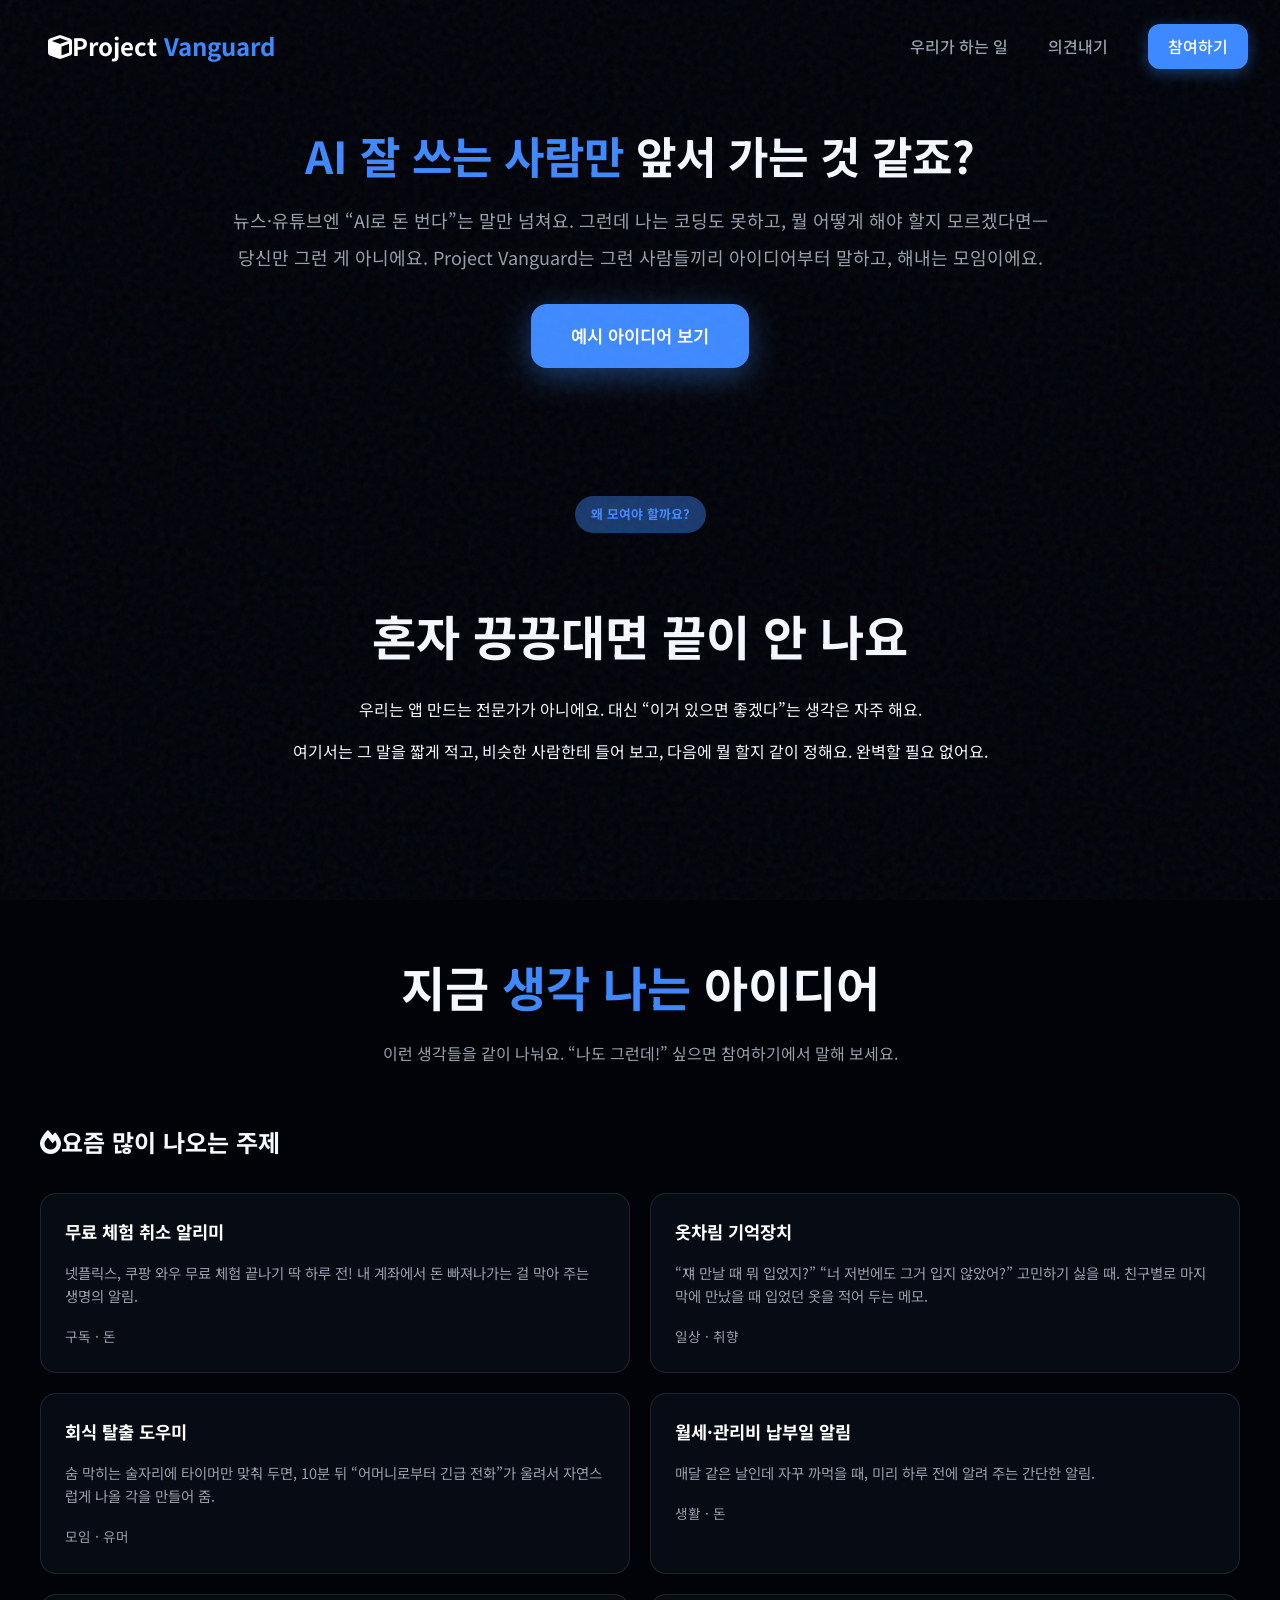
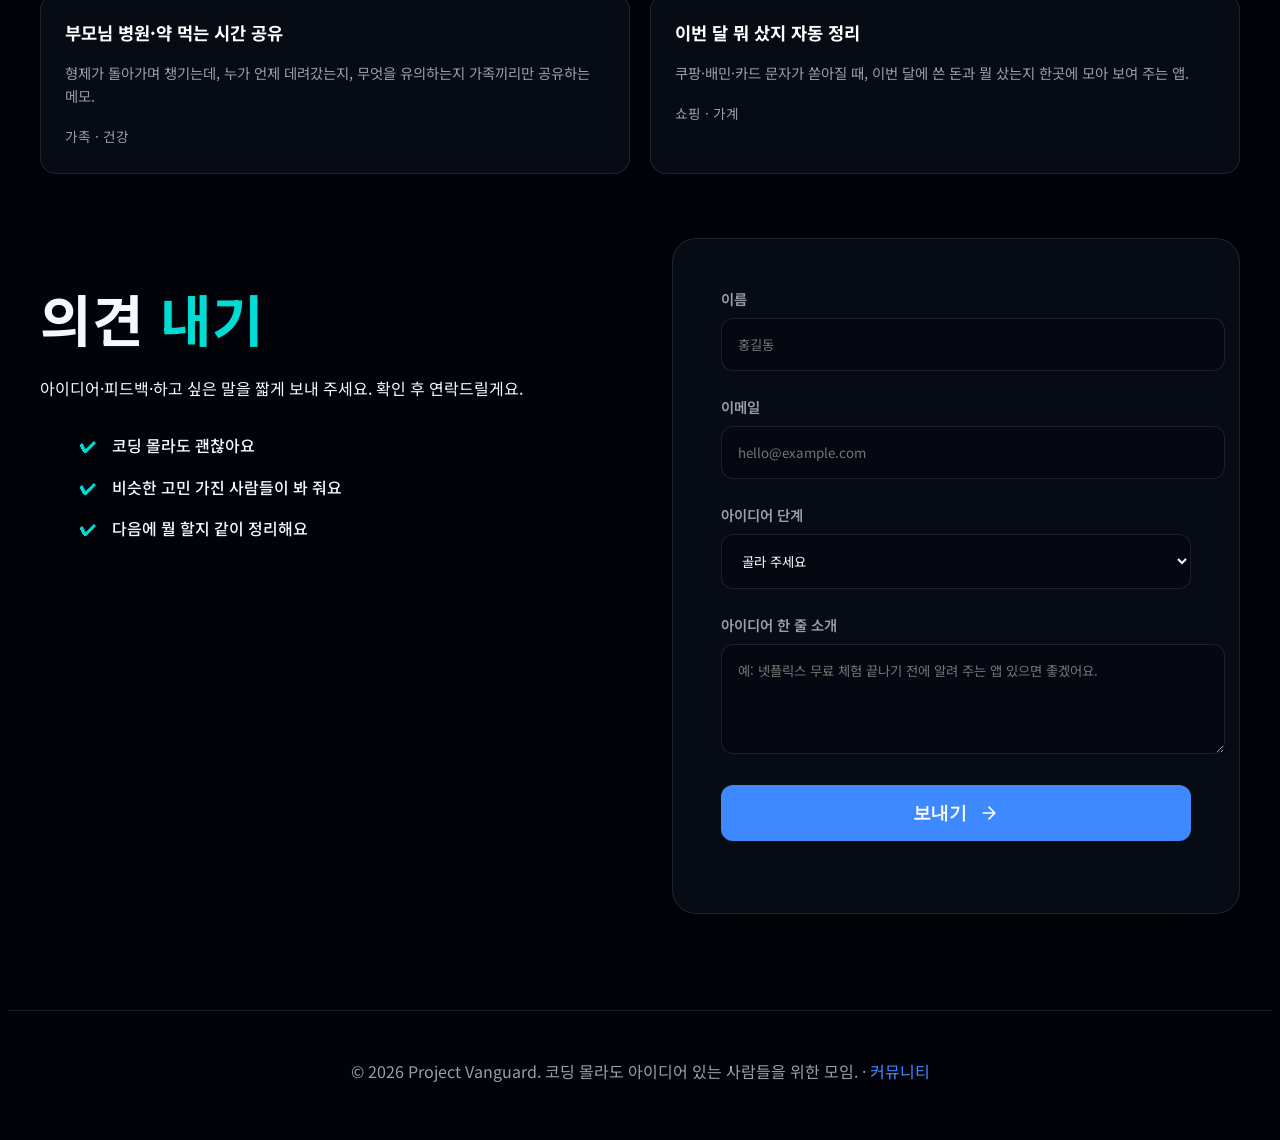
<file: index.html>
<!doctype html>
<html lang="ko">
<head>
  <meta charset="UTF-8" />
  <meta name="viewport" content="width=device-width, initial-scale=1.0" />
  <title>Project Vanguard | 비개발자 아이디어 모임</title>
  <!-- Google tag (gtag.js) -->
  <script async src="https://www.googletagmanager.com/gtag/js?id=G-78MKML7D49"></script>
  <script>
    window.dataLayer = window.dataLayer || [];
    function gtag(){dataLayer.push(arguments);}
    gtag('js', new Date());

    gtag('config', 'G-78MKML7D49');
  </script>
  <link rel="preconnect" href="https://fonts.googleapis.com">
  <link rel="preconnect" href="https://fonts.gstatic.com" crossorigin>
  <link href="https://fonts.googleapis.com/css2?family=Noto+Sans+KR:wght@300;400;600;700;800&display=swap" rel="stylesheet">
  <link href="style.css" rel="stylesheet">
  <link href="https://cdnjs.cloudflare.com/ajax/libs/font-awesome/6.0.0/css/all.min.css" rel="stylesheet">
</head>
<body>
  <div class="noise"></div>

  <nav class="navbar">
    <div class="nav-container">
      <a href="index.html" class="logo"><i class="fa-solid fa-cube mr-2"></i>Project <span>Vanguard</span></a>
      <div class="nav-links">
        <a href="#vision">우리가 하는 일</a>
        <a href="#feedback">의견내기</a>
        <a href="community.html" class="nav-cta">참여하기</a>
      </div>
    </div>
  </nav>

  <main>
    <header class="hero">
      <div class="hero-content">
        <h1 class="hero-title"><span>AI 잘 쓰는 사람만</span> 앞서 가는 것 같죠?</h1>
        <p class="hero-subtitle">
          <span class="hero-subtitle-line">뉴스·유튜브엔 “AI로 돈 번다”는 말만 넘쳐요. 그런데 나는 코딩도 못하고, 뭘 어떻게 해야 할지 모르겠다면—</span>
          <span class="hero-subtitle-line">당신만 그런 게 아니에요. Project Vanguard는 그런 사람들끼리 아이디어부터 말하고, 해내는 모임이에요.</span>
        </p>
        <div class="hero-btns">
          <a href="#marketplace" class="btn primary">예시 아이디어 보기</a>
        </div>
      </div>
    </header>

    <section id="vision" class="vision-section">
      <div class="container">
        <div class="section-header">
          <span class="badge">왜 모여야 할까요?</span>
          <h2>혼자 끙끙대면 끝이 안 나요</h2>
          <p>우리는 앱 만드는 전문가가 아니에요. 대신 “이거 있으면 좋겠다”는 생각은 자주 해요.</p>
          <p>여기서는 그 말을 짧게 적고, 비슷한 사람한테 들어 보고, 다음에 뭘 할지 같이 정해요. 완벽할 필요 없어요.</p>
        </div>
      </div>
    </section>

    <!-- 아이디어 카드 구역: IdeaGrid.html 에서 조립 (이 영역은 직접 수정하지 마세요) -->
    <div id="idea-grid-mount"></div>

    <section id="feedback" class="form-section">
      <div class="container">
        <div class="form-wrapper">
          <div class="form-info">
            <h2>의견 <span>내기</span></h2>
            <p>아이디어·피드백·하고 싶은 말을 짧게 보내 주세요. 확인 후 연락드릴게요.</p>
            <ul class="benefit-list">
              <li><span>✔</span> 코딩 몰라도 괜찮아요</li>
              <li><span>✔</span> 비슷한 고민 가진 사람들이 봐 줘요</li>
              <li><span>✔</span> 다음에 뭘 할지 같이 정리해요</li>
            </ul>
          </div>

          <div class="form-card">
            <form id="partnership-form" action="https://formspree.io/f/xeelwyjq" method="POST">
              <div class="form-group">
                <label for="name">이름</label>
                <input type="text" id="name" name="name" placeholder="홍길동" required />
              </div>
              <div class="form-group">
                <label for="email">이메일</label>
                <input type="email" id="email" name="email" placeholder="hello@example.com" required />
              </div>
              <div class="form-group">
                <label for="project-type">아이디어 단계</label>
                <select id="project-type" name="project-type" required>
                  <option value="" disabled selected>골라 주세요</option>
                  <option value="raw-idea">막 떠올랐어요</option>
                  <option value="planning">조금 정리했어요</option>
                  <option value="ready-for-build">이제 뭘 할지 알고 싶어요</option>
                  <option value="other">기타</option>
                </select>
              </div>
              <div class="form-group">
                <label for="message">아이디어 한 줄 소개</label>
                <textarea id="message" name="message" rows="4" placeholder="예: 넷플릭스 무료 체험 끝나기 전에 알려 주는 앱 있으면 좋겠어요." required></textarea>
              </div>
              <button type="submit" class="submit-btn">
                <span>보내기</span>
                <svg viewBox="0 0 24 24" fill="none" xmlns="http://www.w3.org/2000/svg">
                  <path d="M5 12H19M19 12L12 5M19 12L12 19" stroke="currentColor" stroke-width="2" stroke-linecap="round" stroke-linejoin="round"/>
                </svg>
              </button>
            </form>
            <div id="form-status" class="status-message"></div>
          </div>
        </div>
      </div>
    </section>
  </main>

  <footer class="footer">
    <div class="container">
      <p>&copy; 2026 Project Vanguard. 코딩 몰라도 아이디어 있는 사람들을 위한 모임. · <a href="community.html">커뮤니티</a></p>
    </div>
  </footer>

  <script defer src="idea-grid-loader.js"></script>
  <script defer src="main.js"></script>
</body>
</html>
</file>
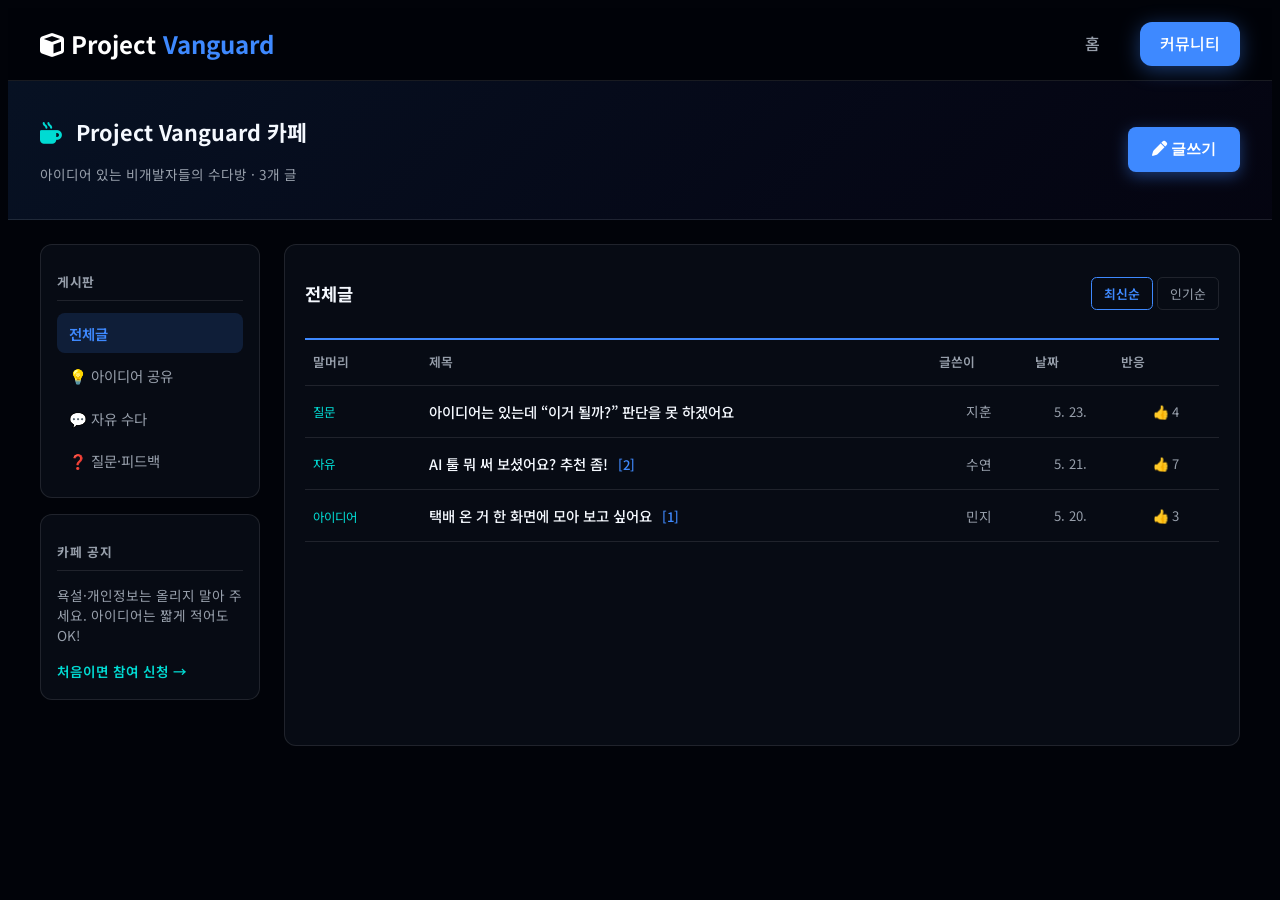
<file: community.html>
<!doctype html>
<html lang="ko">
<head>
  <meta charset="UTF-8" />
  <meta name="viewport" content="width=device-width, initial-scale=1.0" />
  <title>Project Vanguard 카페</title>
  <!-- Google tag (gtag.js) -->
  <script async src="https://www.googletagmanager.com/gtag/js?id=G-78MKML7D49"></script>
  <script>
    window.dataLayer = window.dataLayer || [];
    function gtag(){dataLayer.push(arguments);}
    gtag('js', new Date());

    gtag('config', 'G-78MKML7D49');
  </script>
  <link rel="preconnect" href="https://fonts.googleapis.com">
  <link rel="preconnect" href="https://fonts.gstatic.com" crossorigin>
  <link href="https://fonts.googleapis.com/css2?family=Noto+Sans+KR:wght@300;400;600;700;800&display=swap" rel="stylesheet">
  <link href="style.css" rel="stylesheet">
  <link href="community.css" rel="stylesheet">
  <link href="https://cdnjs.cloudflare.com/ajax/libs/font-awesome/6.0.0/css/all.min.css" rel="stylesheet">
</head>
<body class="cafe-body">
  <nav class="navbar cafe-nav">
    <div class="nav-container">
      <a href="index.html" class="logo"><i class="fa-solid fa-cube"></i> Project <span>Vanguard</span></a>
      <div class="nav-links">
        <a href="index.html">홈</a>
        <a href="community.html" class="nav-cta nav-active">커뮤니티</a>
      </div>
    </div>
  </nav>

  <header class="cafe-banner">
    <div class="cafe-banner__inner">
      <div class="cafe-banner__info">
        <h1 class="cafe-banner__title"><i class="fa-solid fa-mug-hot"></i> Project Vanguard 카페</h1>
        <p class="cafe-banner__meta">아이디어 있는 비개발자들의 수다방 · <span id="stat-posts">0</span>개 글</p>
      </div>
      <button type="button" id="btn-open-write" class="cafe-write-btn">
        <i class="fa-solid fa-pen"></i> 글쓰기
      </button>
    </div>
  </header>

  <div class="cafe-layout">
    <aside class="cafe-sidebar">
      <div class="sidebar-block">
        <h2 class="sidebar-title">게시판</h2>
        <nav class="board-nav" id="board-nav">
          <button type="button" class="board-nav__item is-active" data-category="all">전체글</button>
          <button type="button" class="board-nav__item" data-category="idea">💡 아이디어 공유</button>
          <button type="button" class="board-nav__item" data-category="talk">💬 자유 수다</button>
          <button type="button" class="board-nav__item" data-category="question">❓ 질문·피드백</button>
        </nav>
      </div>
      <div class="sidebar-block sidebar-notice">
        <h2 class="sidebar-title">카페 공지</h2>
        <p>욕설·개인정보는 올리지 말아 주세요. 아이디어는 짧게 적어도 OK!</p>
        <a href="index.html#contact" class="sidebar-link">처음이면 참여 신청 →</a>
      </div>
    </aside>

    <main class="cafe-main">
      <!-- 목록 화면 -->
      <section id="view-list" class="cafe-view">
        <div class="cafe-toolbar">
          <h2 id="board-title" class="cafe-toolbar__title">전체글</h2>
          <div class="cafe-toolbar__sort">
            <button type="button" class="sort-btn is-active" data-sort="latest">최신순</button>
            <button type="button" class="sort-btn" data-sort="popular">인기순</button>
          </div>
        </div>
        <div class="post-table-wrap">
          <table class="post-table">
            <thead>
              <tr>
                <th class="col-board">말머리</th>
                <th class="col-title">제목</th>
                <th class="col-author">글쓴이</th>
                <th class="col-date">날짜</th>
                <th class="col-stats">반응</th>
              </tr>
            </thead>
            <tbody id="post-table-body"></tbody>
          </table>
          <p id="post-empty" class="post-empty" hidden>아직 글이 없어요. 첫 글을 올려 보세요!</p>
        </div>
      </section>

      <!-- 글 상세 화면 -->
      <section id="view-detail" class="cafe-view" hidden>
        <button type="button" id="btn-back-list" class="back-btn"><i class="fa-solid fa-arrow-left"></i> 목록으로</button>
        <article class="post-detail">
          <div class="post-detail__head">
            <span id="detail-board" class="post-badge"></span>
            <h2 id="detail-title" class="post-detail__title"></h2>
            <div class="post-detail__meta">
              <span id="detail-author"></span>
              <span id="detail-date"></span>
              <span id="detail-cheers"></span>
            </div>
          </div>
          <div id="detail-body" class="post-detail__body"></div>
          <div class="post-detail__actions">
            <button type="button" id="btn-detail-cheer" class="cheer-btn">👍 나도 그런데!</button>
            <button type="button" id="btn-detail-delete" class="delete-btn" hidden>삭제</button>
          </div>
        </article>

        <section class="comment-section">
          <h3 class="comment-section__title">댓글 <span id="comment-count">0</span></h3>
          <ul id="comment-list" class="comment-list"></ul>
          <form id="comment-form" class="comment-form">
            <input type="text" id="comment-nickname" placeholder="닉네임" maxlength="20" required />
            <textarea id="comment-body" placeholder="의견을 남겨 보세요." rows="2" maxlength="500" required></textarea>
            <button type="submit" class="comment-submit">댓글 등록</button>
          </form>
        </section>
      </section>
    </main>
  </div>

  <!-- 글쓰기 모달 -->
  <div id="write-modal" class="modal" hidden>
    <div class="modal__backdrop" data-close-modal></div>
    <div class="modal__panel" role="dialog" aria-labelledby="modal-title">
      <div class="modal__header">
        <h2 id="modal-title">글쓰기</h2>
        <button type="button" class="modal__close" data-close-modal aria-label="닫기">&times;</button>
      </div>
      <form id="post-form" class="modal__form">
        <div class="form-group">
          <label for="post-category">게시판</label>
          <select id="post-category" name="category" required>
            <option value="idea">💡 아이디어 공유</option>
            <option value="talk">💬 자유 수다</option>
            <option value="question">❓ 질문·피드백</option>
          </select>
        </div>
        <div class="form-group">
          <label for="post-nickname">닉네임</label>
          <input type="text" id="post-nickname" name="nickname" placeholder="별명" required maxlength="20" />
        </div>
        <div class="form-group">
          <label for="post-title">제목</label>
          <input type="text" id="post-title" name="title" placeholder="제목을 입력하세요" required maxlength="80" />
        </div>
        <div class="form-group">
          <label for="post-body">내용</label>
          <textarea id="post-body" name="body" rows="8" placeholder="생각을 자유롭게 적어 주세요." required maxlength="2000"></textarea>
        </div>
        <div class="modal__footer">
          <button type="button" class="btn secondary" data-close-modal>취소</button>
          <button type="submit" class="btn primary">등록</button>
        </div>
      </form>
    </div>
  </div>

  <script defer src="community.js"></script>
</body>
</html>
</file>
<file: style.css>
@layer base, layout, components, interactive;

@layer base {
  :root {
    --bg-color: oklch(0.1 0.02 260);
    --surface: oklch(0.15 0.02 260);
    --primary-color: oklch(0.65 0.2 260);
    --primary-glow: oklch(0.65 0.2 260 / 0.4);
    --secondary-color: oklch(0.7 0.2 300);
    --accent-color: oklch(0.8 0.15 190);
    
    --text-main: oklch(0.98 0.01 260);
    --text-muted: oklch(0.7 0.02 260);
    
    --card-bg: oklch(1 0 0 / 0.05);
    --card-border: oklch(1 0 0 / 0.1);
    
    --font-heading: 'Noto Sans KR', sans-serif;
    --font-body: 'Noto Sans KR', sans-serif;
    
    --radius: 1.5rem;
    --shadow-deep: 0 20px 60px -15px oklch(0 0 0 / 0.5);
    --transition: all 0.4s cubic-bezier(0.4, 0, 0.2, 1);
  }

  html {
    scroll-behavior: smooth;
  }

  body {
    font-family: var(--font-body);
    background-color: var(--bg-color);
    color: var(--text-main);
    line-height: 1.6;
    overflow-x: hidden;
  }
  
  .noise {
    position: fixed;
    top: 0;
    left: 0;
    width: 100%;
    height: 100%;
    pointer-events: none;
    opacity: 0.05;
    background-image: url("data:image/svg+xml,%3Csvg viewBox='0 0 200 200' xmlns='http://www.w3.org/2000/svg'%3E%3Cfilter id='noiseFilter'%3E%3CfeTurbulence type='fractalNoise' baseFrequency='0.65' numOctaves='3' stitchTiles='stitch'/%3E%3C/filter%3E%3Crect width='100%25' height='100%25' filter='url(%23noiseFilter)'/%3E%3C/svg%3E");
    z-index: 100;
  }
}

@layer layout {
  .container {
    max-width: 1200px;
    margin: 0 auto;
    padding: 0 2rem;
  }

  section {
    padding: 8rem 0;
  }

  /* Navbar Styles */
  .navbar {
    position: fixed;
    top: 0;
    width: 100%;
    padding: 1.5rem 0;
    z-index: 1000;
    transition: var(--transition);
  }

  .navbar.scrolled {
    background: oklch(0.1 0.02 260 / 0.8);
    backdrop-filter: blur(10px);
    padding: 1rem 0;
    border-bottom: 1px solid var(--card-border);
  }

  .nav-container {
    max-width: 1200px;
    margin: 0 auto;
    padding: 0 2rem;
    display: flex;
    justify-content: space-between;
    align-items: center;
  }

  .logo {
    font-family: var(--font-heading);
    font-size: 1.5rem;
    font-weight: 700;
    text-decoration: none;
    color: white;
  }

  .logo span {
    color: var(--primary-color);
  }

  .nav-links {
    display: flex;
    gap: 2.5rem;
    align-items: center;
  }

  .nav-links a {
    text-decoration: none;
    color: var(--text-muted);
    font-weight: 500;
    transition: var(--transition);
  }

  .nav-links a:hover {
    color: var(--primary-color);
  }

  .footer {
    padding: 2rem 0;
    border-top: 1px solid var(--card-border);
    text-align: center;
    color: var(--text-muted);
  }

  .footer a {
    color: var(--primary-color);
    text-decoration: none;
  }

  .footer a:hover {
    text-decoration: underline;
  }

  .nav-cta {
    background: var(--primary-color);
    color: white !important;
    padding: 0.6rem 1.25rem;
    border-radius: 0.75rem;
    box-shadow: 0 4px 15px var(--primary-glow);
  }

  /* Fixed navbar height + modest gap (avoid large vw-driven padding on wide screens) */
  .hero {
    padding-top: clamp(5.25rem, 4.75rem + 1vw, 6rem);
  }
}

@layer components {
  .vision-section {
    padding-bottom: 2.5rem;
  }

  .vision-section .section-header {
    margin-bottom: 0;
  }

  .form-section {
    padding-top: 2rem;
    padding-bottom: 6rem;
  }

  .hero-title {
    font-family: var(--font-heading);
    font-size: clamp(1.75rem, 4vw, 2.75rem);
    line-height: 1.35;
    text-align: center;
    margin-bottom: 1.25rem;
  }

  .hero-title span {
    color: var(--primary-color);
  }

  .hero-subtitle {
    width: 100%;
    max-width: min(56rem, 94vw);
    margin-inline: auto;
    text-align: center;
    color: var(--text-muted);
    font-size: clamp(0.95rem, 1.6vw, 1.125rem);
    line-height: 1.65;
    margin-bottom: 2rem;
    word-break: keep-all;
  }

  .hero-subtitle-line {
    display: block;
  }

  .hero-subtitle-line + .hero-subtitle-line {
    margin-top: 0.4em;
  }

  .hero-content {
    text-align: center;
    width: 100%;
    max-width: min(56rem, 94vw);
    margin-inline: auto;
    padding-inline: 1rem;
  }

  .tier-badge {
    display: inline-block;
    padding: 0.25rem 0.75rem;
    border-radius: 2rem;
    font-size: 0.75rem;
    font-weight: 700;
    text-transform: uppercase;
    border: 1px solid currentColor;
  }

  .tier-master { color: #fbbf24; }
  .tier-gold { color: #d1d5db; }
  .tier-silver { color: #94a3b8; }

  /* Hero Section updates */
  .hero-btns {
    display: flex;
    gap: 1.5rem;
    justify-content: center;
  }

  .btn {
    padding: 1.125rem 2.5rem;
    border-radius: 1rem;
    font-size: 1.1rem;
    font-weight: 600;
    text-decoration: none;
    transition: var(--transition);
  }

  .btn.primary {
    background: var(--primary-color);
    color: white;
    box-shadow: 0 8px 30px var(--primary-glow);
  }

  .btn.secondary {
    background: var(--card-bg);
    color: white;
    border: 1px solid var(--card-border);
    backdrop-filter: blur(10px);
  }

  .btn:hover {
    transform: translateY(-4px);
  }

  /* Process Cards */
  .process-grid {
    display: grid;
    grid-template-columns: repeat(auto-fit, minmax(300px, 1fr));
    gap: 2rem;
  }

  .process-card {
    background: var(--card-bg);
    border: 1px solid var(--card-border);
    border-radius: var(--radius);
    padding: 3rem;
    backdrop-filter: blur(10px);
    transition: var(--transition);
    position: relative;
    overflow: hidden;
  }

  .process-card::before {
    content: attr(data-step);
    position: absolute;
    top: -20px;
    right: -10px;
    font-size: 8rem;
    font-weight: 900;
    color: oklch(1 0 0 / 0.03);
    font-family: var(--font-heading);
  }

  .process-card:hover {
    transform: translateY(-10px);
    border-color: var(--primary-color);
    box-shadow: var(--shadow-deep);
  }

  .card-icon {
    font-size: 3rem;
    margin-bottom: 1.5rem;
  }

  .process-card h3 {
    font-family: var(--font-heading);
    font-size: 1.75rem;
    margin-bottom: 1rem;
  }

  /* Form Section */
  .form-wrapper {
    display: grid;
    grid-template-columns: 1fr 1fr;
    gap: 4rem;
    align-items: start;
  }

  .form-info h2 {
    font-family: var(--font-heading);
    font-size: 3.5rem;
    line-height: 1.2;
    margin-bottom: 1.5rem;
  }

  .form-info h2 span {
    color: var(--accent-color);
  }

  .benefit-list {
    list-style: none;
    margin-top: 2rem;
  }

  .benefit-list li {
    display: flex;
    align-items: center;
    gap: 1rem;
    margin-bottom: 1rem;
    font-weight: 500;
  }

  .benefit-list span {
    color: var(--accent-color);
    font-weight: 800;
  }

  .form-card {
    background: var(--surface);
    padding: 3rem;
    border-radius: var(--radius);
    box-shadow: var(--shadow-deep);
    border: 1px solid var(--card-border);
  }

  .form-group {
    margin-bottom: 1.5rem;
  }

  label {
    display: block;
    margin-bottom: 0.5rem;
    font-size: 0.9rem;
    font-weight: 600;
    color: var(--text-muted);
  }

  input, select, textarea {
    width: 100%;
    padding: 1rem;
    background: oklch(0 0 0 / 0.2);
    border: 1px solid var(--card-border);
    border-radius: 0.75rem;
    color: white;
    font-family: inherit;
    transition: var(--transition);
  }

  input:focus, select:focus, textarea:focus {
    outline: none;
    border-color: var(--primary-color);
    box-shadow: 0 0 0 4px var(--primary-glow);
  }

  .submit-btn {
    width: 100%;
    padding: 1rem;
    background: var(--primary-color);
    color: white;
    border: none;
    border-radius: 0.75rem;
    font-size: 1.1rem;
    font-weight: 700;
    cursor: pointer;
    display: flex;
    align-items: center;
    justify-content: center;
    gap: 0.75rem;
    transition: var(--transition);
  }

  .submit-btn:hover {
    background: oklch(0.7 0.2 260);
    transform: scale(1.02);
  }

  .submit-btn svg {
    width: 20px;
    height: 20px;
  }
}

@layer interactive {
  .status-message {
    margin-top: 1.5rem;
    padding: 0;
    max-height: 0;
    overflow: hidden;
    transition: var(--transition);
    text-align: center;
    border-radius: 0.75rem;
  }

  .status-message.show {
    padding: 1rem;
    max-height: 100px;
  }

  .status-message.success { background: oklch(0.4 0.15 150); }
  .status-message.error { background: oklch(0.4 0.15 20); }

  .badge {
    display: inline-block;
    padding: 0.5rem 1rem;
    background: var(--primary-glow);
    color: var(--primary-color);
    border-radius: 2rem;
    font-weight: 700;
    font-size: 0.8rem;
    text-transform: uppercase;
    margin-bottom: 1.5rem;
  }

  .section-header {
    text-align: center;
    max-width: 800px;
    margin: 0 auto 4rem;
  }

  .section-header h2 {
    font-family: var(--font-heading);
    font-size: 3rem;
    margin-bottom: 1.5rem;
  }
}

@media (max-width: 968px) {
  .form-wrapper {
    grid-template-columns: 1fr;
  }
  .nav-links {
    display: none;
  }
  section {
    padding: 4rem 0;
  }
  .vision-section {
    padding-bottom: 1.5rem;
  }
  .form-section {
    padding-top: 1.5rem;
    padding-bottom: 4rem;
  }
}
</file>
<file: community.css>
/* ── 네이버 카페 스타일 커뮤니티 ── */

.cafe-body {
  background: var(--bg-color);
}

.cafe-body .noise {
  display: none;
}

.cafe-nav {
  position: sticky;
  background: oklch(0.1 0.02 260 / 0.95);
  backdrop-filter: blur(10px);
  border-bottom: 1px solid var(--card-border);
  padding: 0.85rem 0;
}

.cafe-nav.scrolled {
  padding: 0.85rem 0;
}

.nav-links a.nav-active.nav-cta {
  color: white !important;
  box-shadow: 0 4px 20px var(--primary-glow);
}

/* 카페 배너 */
.cafe-banner {
  background: linear-gradient(135deg, oklch(0.18 0.04 260), oklch(0.12 0.03 280));
  border-bottom: 1px solid var(--card-border);
  padding: 1.25rem 2rem;
}

.cafe-banner__inner {
  max-width: 1200px;
  margin: 0 auto;
  display: flex;
  justify-content: space-between;
  align-items: center;
  gap: 1rem;
}

.cafe-banner__title {
  font-family: var(--font-heading);
  font-size: 1.35rem;
  font-weight: 700;
  margin-bottom: 0.25rem;
}

.cafe-banner__title i {
  color: var(--accent-color);
  margin-right: 0.5rem;
}

.cafe-banner__meta {
  font-size: 0.85rem;
  color: var(--text-muted);
}

.cafe-write-btn {
  background: var(--primary-color);
  color: white;
  border: none;
  padding: 0.75rem 1.5rem;
  border-radius: 0.5rem;
  font-size: 0.95rem;
  font-weight: 700;
  cursor: pointer;
  white-space: nowrap;
  box-shadow: 0 4px 15px var(--primary-glow);
  transition: var(--transition);
}

.cafe-write-btn:hover {
  transform: translateY(-2px);
  background: oklch(0.7 0.2 260);
}

/* 2단 레이아웃 */
.cafe-layout {
  max-width: 1200px;
  margin: 0 auto;
  padding: 1.5rem 2rem 3rem;
  display: grid;
  grid-template-columns: 220px 1fr;
  gap: 1.5rem;
  align-items: start;
}

/* 사이드바 */
.cafe-sidebar {
  position: sticky;
  top: 4.5rem;
}

.sidebar-block {
  background: var(--surface);
  border: 1px solid var(--card-border);
  border-radius: 0.75rem;
  padding: 1rem;
  margin-bottom: 1rem;
}

.sidebar-title {
  font-size: 0.8rem;
  font-weight: 700;
  color: var(--text-muted);
  text-transform: uppercase;
  letter-spacing: 0.05em;
  margin-bottom: 0.75rem;
  padding-bottom: 0.5rem;
  border-bottom: 1px solid var(--card-border);
}

.board-nav {
  display: flex;
  flex-direction: column;
  gap: 0.15rem;
}

.board-nav__item {
  background: transparent;
  border: none;
  text-align: left;
  padding: 0.6rem 0.75rem;
  border-radius: 0.5rem;
  color: var(--text-muted);
  font-size: 0.9rem;
  cursor: pointer;
  transition: var(--transition);
  font-family: inherit;
}

.board-nav__item:hover {
  background: var(--card-bg);
  color: var(--text-main);
}

.board-nav__item.is-active {
  background: oklch(0.65 0.2 260 / 0.15);
  color: var(--primary-color);
  font-weight: 600;
}

.sidebar-notice p {
  font-size: 0.85rem;
  color: var(--text-muted);
  line-height: 1.5;
  margin-bottom: 0.75rem;
}

.sidebar-link {
  font-size: 0.85rem;
  color: var(--accent-color);
  text-decoration: none;
  font-weight: 600;
}

.sidebar-link:hover {
  text-decoration: underline;
}

/* 메인 영역 */
.cafe-main {
  background: var(--surface);
  border: 1px solid var(--card-border);
  border-radius: 0.75rem;
  min-height: 500px;
}

.cafe-view {
  padding: 1.25rem;
}

.cafe-toolbar {
  display: flex;
  justify-content: space-between;
  align-items: center;
  padding-bottom: 1rem;
  border-bottom: 2px solid var(--primary-color);
  margin-bottom: 0;
}

.cafe-toolbar__title {
  font-size: 1.1rem;
  font-weight: 700;
}

.cafe-toolbar__sort {
  display: flex;
  gap: 0.25rem;
}

.sort-btn {
  background: transparent;
  border: 1px solid var(--card-border);
  color: var(--text-muted);
  padding: 0.35rem 0.75rem;
  border-radius: 0.35rem;
  font-size: 0.8rem;
  cursor: pointer;
  font-family: inherit;
}

.sort-btn.is-active {
  border-color: var(--primary-color);
  color: var(--primary-color);
  font-weight: 600;
}

/* 게시글 테이블 (카페 목록) */
.post-table-wrap {
  overflow-x: auto;
}

.post-table {
  width: 100%;
  border-collapse: collapse;
  font-size: 0.9rem;
}

.post-table thead th {
  padding: 0.75rem 0.5rem;
  text-align: left;
  font-size: 0.8rem;
  font-weight: 600;
  color: var(--text-muted);
  border-bottom: 1px solid var(--card-border);
  white-space: nowrap;
}

.post-table tbody tr {
  border-bottom: 1px solid var(--card-border);
  cursor: pointer;
  transition: background 0.15s;
}

.post-table tbody tr:hover {
  background: oklch(1 0 0 / 0.03);
}

.post-table tbody td {
  padding: 0.85rem 0.5rem;
  vertical-align: middle;
}

.col-board { width: 100px; }
.col-author { width: 80px; text-align: center; }
.col-date { width: 70px; text-align: center; color: var(--text-muted); font-size: 0.82rem; }
.col-stats { width: 90px; text-align: center; color: var(--text-muted); font-size: 0.82rem; }

.post-row__board {
  font-size: 0.78rem;
  color: var(--accent-color);
  white-space: nowrap;
}

.post-row__title {
  font-weight: 500;
  color: var(--text-main);
}

.post-row__title .comment-badge {
  color: var(--primary-color);
  font-size: 0.82rem;
  margin-left: 0.35rem;
}

.post-row__author {
  color: var(--text-muted);
  font-size: 0.85rem;
}

.post-empty {
  text-align: center;
  padding: 4rem 1rem;
  color: var(--text-muted);
}

/* 글 상세 */
.back-btn {
  background: transparent;
  border: none;
  color: var(--text-muted);
  font-size: 0.9rem;
  cursor: pointer;
  padding: 0;
  margin-bottom: 1.25rem;
  font-family: inherit;
}

.back-btn:hover {
  color: var(--primary-color);
}

.post-detail {
  border-bottom: 1px solid var(--card-border);
  padding-bottom: 1.5rem;
  margin-bottom: 1.5rem;
}

.post-badge {
  display: inline-block;
  font-size: 0.78rem;
  color: var(--accent-color);
  margin-bottom: 0.5rem;
}

.post-detail__title {
  font-family: var(--font-heading);
  font-size: 1.5rem;
  line-height: 1.4;
  margin-bottom: 0.75rem;
}

.post-detail__meta {
  display: flex;
  gap: 1rem;
  font-size: 0.85rem;
  color: var(--text-muted);
}

.post-detail__meta span:first-child {
  color: var(--accent-color);
  font-weight: 600;
}

.post-detail__body {
  margin-top: 1.5rem;
  line-height: 1.75;
  white-space: pre-wrap;
  word-break: break-word;
}

.post-detail__actions {
  margin-top: 1.5rem;
  display: flex;
  gap: 0.75rem;
}

.cheer-btn {
  background: var(--card-bg);
  border: 1px solid var(--card-border);
  color: var(--text-main);
  padding: 0.5rem 1rem;
  border-radius: 2rem;
  cursor: pointer;
  font-size: 0.9rem;
  font-family: inherit;
  transition: var(--transition);
}

.cheer-btn:hover {
  border-color: var(--primary-color);
  color: var(--primary-color);
}

.delete-btn {
  background: transparent;
  border: 1px solid oklch(0.5 0.15 20 / 0.4);
  color: oklch(0.7 0.15 20);
  padding: 0.5rem 1rem;
  border-radius: 0.5rem;
  cursor: pointer;
  font-size: 0.85rem;
  font-family: inherit;
  margin-left: auto;
}

/* 댓글 */
.comment-section__title {
  font-size: 1rem;
  font-weight: 700;
  margin-bottom: 1rem;
}

.comment-section__title span {
  color: var(--primary-color);
}

.comment-list {
  list-style: none;
  margin-bottom: 1.25rem;
}

.comment-item {
  padding: 1rem 0;
  border-bottom: 1px solid var(--card-border);
}

.comment-item__head {
  display: flex;
  gap: 0.75rem;
  align-items: center;
  margin-bottom: 0.4rem;
  font-size: 0.85rem;
}

.comment-item__author {
  font-weight: 600;
  color: var(--accent-color);
}

.comment-item__date {
  color: var(--text-muted);
}

.comment-item__body {
  font-size: 0.95rem;
  line-height: 1.6;
  white-space: pre-wrap;
}

.comment-empty {
  color: var(--text-muted);
  font-size: 0.9rem;
  padding: 1.5rem 0;
  text-align: center;
}

.comment-form {
  display: flex;
  flex-direction: column;
  gap: 0.6rem;
  background: oklch(0 0 0 / 0.15);
  padding: 1rem;
  border-radius: 0.5rem;
  border: 1px solid var(--card-border);
}

.comment-form input,
.comment-form textarea {
  font-size: 0.9rem;
  padding: 0.65rem 0.85rem;
}

.comment-submit {
  align-self: flex-end;
  background: var(--primary-color);
  color: white;
  border: none;
  padding: 0.55rem 1.25rem;
  border-radius: 0.4rem;
  font-weight: 600;
  cursor: pointer;
  font-family: inherit;
  font-size: 0.9rem;
}

.comment-submit:hover {
  background: oklch(0.7 0.2 260);
}

/* 글쓰기 모달 */
.modal[hidden] {
  display: none;
}

.modal {
  position: fixed;
  inset: 0;
  z-index: 2000;
  display: flex;
  align-items: center;
  justify-content: center;
  padding: 1rem;
}

.modal__backdrop {
  position: absolute;
  inset: 0;
  background: oklch(0 0 0 / 0.6);
}

.modal__panel {
  position: relative;
  background: var(--surface);
  border: 1px solid var(--card-border);
  border-radius: 0.75rem;
  width: 100%;
  max-width: 560px;
  max-height: 90vh;
  overflow-y: auto;
  box-shadow: var(--shadow-deep);
}

.modal__header {
  display: flex;
  justify-content: space-between;
  align-items: center;
  padding: 1.25rem 1.5rem;
  border-bottom: 1px solid var(--card-border);
}

.modal__header h2 {
  font-size: 1.1rem;
  font-weight: 700;
}

.modal__close {
  background: transparent;
  border: none;
  color: var(--text-muted);
  font-size: 1.5rem;
  cursor: pointer;
  line-height: 1;
}

.modal__form {
  padding: 1.5rem;
}

.modal__form .form-group {
  margin-bottom: 1rem;
}

.modal__form label {
  font-size: 0.85rem;
}

.modal__form input,
.modal__form select,
.modal__form textarea {
  font-size: 0.9rem;
  padding: 0.75rem;
}

.modal__footer {
  display: flex;
  justify-content: flex-end;
  gap: 0.75rem;
  padding-top: 0.5rem;
}

.modal__footer .btn {
  padding: 0.65rem 1.5rem;
  font-size: 0.9rem;
  border-radius: 0.5rem;
  cursor: pointer;
  font-family: inherit;
  font-weight: 600;
  border: none;
}

.modal__footer .btn.primary {
  background: var(--primary-color);
  color: white;
}

.modal__footer .btn.secondary {
  background: transparent;
  border: 1px solid var(--card-border);
  color: var(--text-main);
}

@media (max-width: 968px) {
  .cafe-layout {
    grid-template-columns: 1fr;
    padding: 1rem;
  }

  .cafe-sidebar {
    position: static;
  }

  .board-nav {
    flex-direction: row;
    flex-wrap: wrap;
  }

  .col-board,
  .col-author {
    display: none;
  }

  .cafe-banner__inner {
    flex-direction: column;
    align-items: flex-start;
  }

  .cafe-write-btn {
    width: 100%;
    text-align: center;
  }
}

@media (max-width: 640px) {
  .col-date,
  .col-stats {
    display: none;
  }
}
</file>
